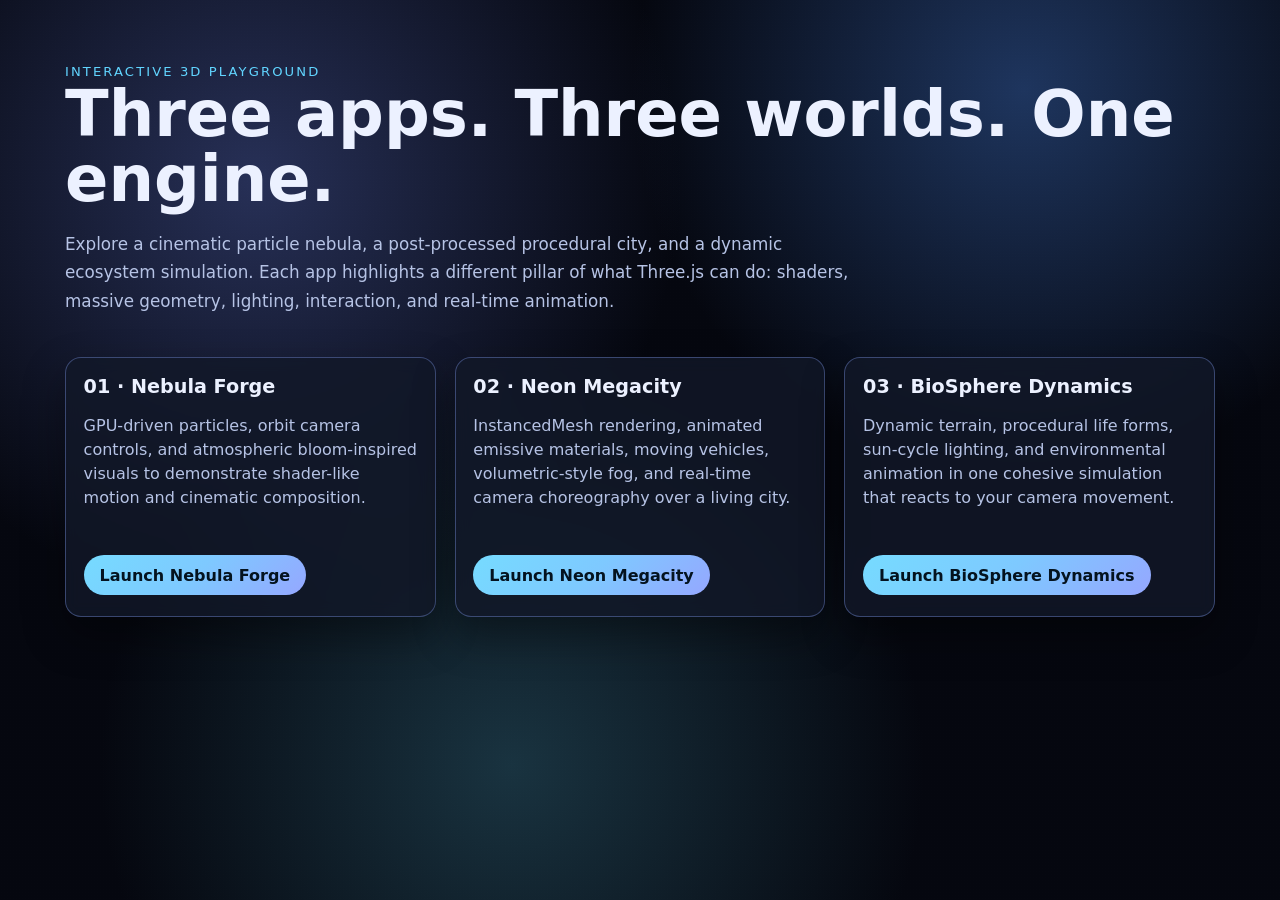
<file: index.html>
<!DOCTYPE html>
<html lang="en">
  <head>
    <meta charset="UTF-8" />
    <meta name="viewport" content="width=device-width, initial-scale=1.0" />
    <title>Three.js Power Showcase</title>
    <link rel="stylesheet" href="styles.css" />
  </head>
  <body>
    <div class="noise"></div>
    <main class="landing">
      <header class="hero">
        <p class="eyebrow">Interactive 3D Playground</p>
        <h1>Three apps. Three worlds. One engine.</h1>
        <p class="intro">
          Explore a cinematic particle nebula, a post-processed procedural city, and a dynamic ecosystem simulation.
          Each app highlights a different pillar of what Three.js can do: shaders, massive geometry, lighting,
          interaction, and real-time animation.
        </p>
      </header>

      <section class="card-grid" aria-label="Three.js experiences">
        <article class="app-card">
          <h2>01 · Nebula Forge</h2>
          <p>
            GPU-driven particles, orbit camera controls, and atmospheric bloom-inspired visuals to demonstrate shader-like
            motion and cinematic composition.
          </p>
          <a href="apps/nebula.html">Launch Nebula Forge</a>
        </article>

        <article class="app-card">
          <h2>02 · Neon Megacity</h2>
          <p>
            InstancedMesh rendering, animated emissive materials, moving vehicles, volumetric-style fog, and real-time
            camera choreography over a living city.
          </p>
          <a href="apps/megacity.html">Launch Neon Megacity</a>
        </article>

        <article class="app-card">
          <h2>03 · BioSphere Dynamics</h2>
          <p>
            Dynamic terrain, procedural life forms, sun-cycle lighting, and environmental animation in one cohesive
            simulation that reacts to your camera movement.
          </p>
          <a href="apps/biosphere.html">Launch BioSphere Dynamics</a>
        </article>
      </section>
    </main>
  </body>
</html>
</file>
<file: styles.css>
:root {
  color-scheme: dark;
  --bg: #05070f;
  --panel: rgba(18, 24, 41, 0.8);
  --stroke: rgba(139, 167, 255, 0.35);
  --text: #ecf1ff;
  --muted: #b6c3e5;
  --accent: #61d5ff;
}

* {
  box-sizing: border-box;
}

body {
  margin: 0;
  min-height: 100vh;
  font-family: Inter, system-ui, -apple-system, Segoe UI, Roboto, sans-serif;
  color: var(--text);
  background:
    radial-gradient(circle at 20% 20%, #273057 0%, transparent 34%),
    radial-gradient(circle at 80% 10%, #1e355e 0%, transparent 30%),
    radial-gradient(circle at 40% 85%, #193340 0%, transparent 38%),
    var(--bg);
}

.noise {
  position: fixed;
  inset: 0;
  pointer-events: none;
  background-image: radial-gradient(rgba(255, 255, 255, 0.03) 1px, transparent 0);
  background-size: 3px 3px;
  opacity: 0.2;
}

.landing {
  width: min(1150px, 92vw);
  margin: 0 auto;
  padding: 4rem 0 5rem;
}

.hero h1 {
  margin: 0.2rem 0 1rem;
  font-size: clamp(2.2rem, 5vw, 4.4rem);
  line-height: 1.02;
}

.eyebrow {
  margin: 0;
  text-transform: uppercase;
  letter-spacing: 0.16em;
  color: var(--accent);
  font-size: 0.82rem;
}

.intro {
  max-width: 76ch;
  font-size: 1.05rem;
  line-height: 1.7;
  color: var(--muted);
}

.card-grid {
  margin-top: 2.6rem;
  display: grid;
  grid-template-columns: repeat(auto-fit, minmax(240px, 1fr));
  gap: 1.2rem;
}

.app-card {
  background: var(--panel);
  border: 1px solid var(--stroke);
  border-radius: 1rem;
  padding: 1.1rem 1.1rem 1.3rem;
  box-shadow: 0 18px 42px rgba(0, 0, 0, 0.38);
  backdrop-filter: blur(8px);
}

.app-card h2 {
  margin-top: 0;
  font-size: 1.2rem;
}

.app-card p {
  color: var(--muted);
  line-height: 1.5;
  min-height: 7.2rem;
}

.app-card a {
  display: inline-block;
  margin-top: 0.6rem;
  text-decoration: none;
  color: #04131f;
  background: linear-gradient(135deg, #76dbff, #7ec9ff, #95a7ff);
  font-weight: 700;
  border-radius: 999px;
  padding: 0.65rem 1rem;
}

.app-shell {
  margin: 0;
  height: 100vh;
  overflow: hidden;
  background: #05060a;
  color: #d9e5ff;
}

.hud {
  position: fixed;
  top: 1rem;
  left: 1rem;
  z-index: 10;
  width: min(360px, calc(100vw - 2rem));
  background: rgba(8, 11, 20, 0.6);
  border: 1px solid rgba(130, 160, 255, 0.35);
  border-radius: 12px;
  backdrop-filter: blur(8px);
  padding: 0.8rem 0.95rem;
}

.hud h1 {
  margin: 0;
  font-size: 1rem;
  letter-spacing: 0.04em;
}

.hud p {
  margin: 0.45rem 0 0;
  color: #b4c3e9;
  font-size: 0.87rem;
  line-height: 1.45;
}

.hud a {
  display: inline-block;
  margin-top: 0.7rem;
  color: #6ed7ff;
  text-decoration: none;
  font-weight: 600;
}

canvas {
  display: block;
}
</file>
